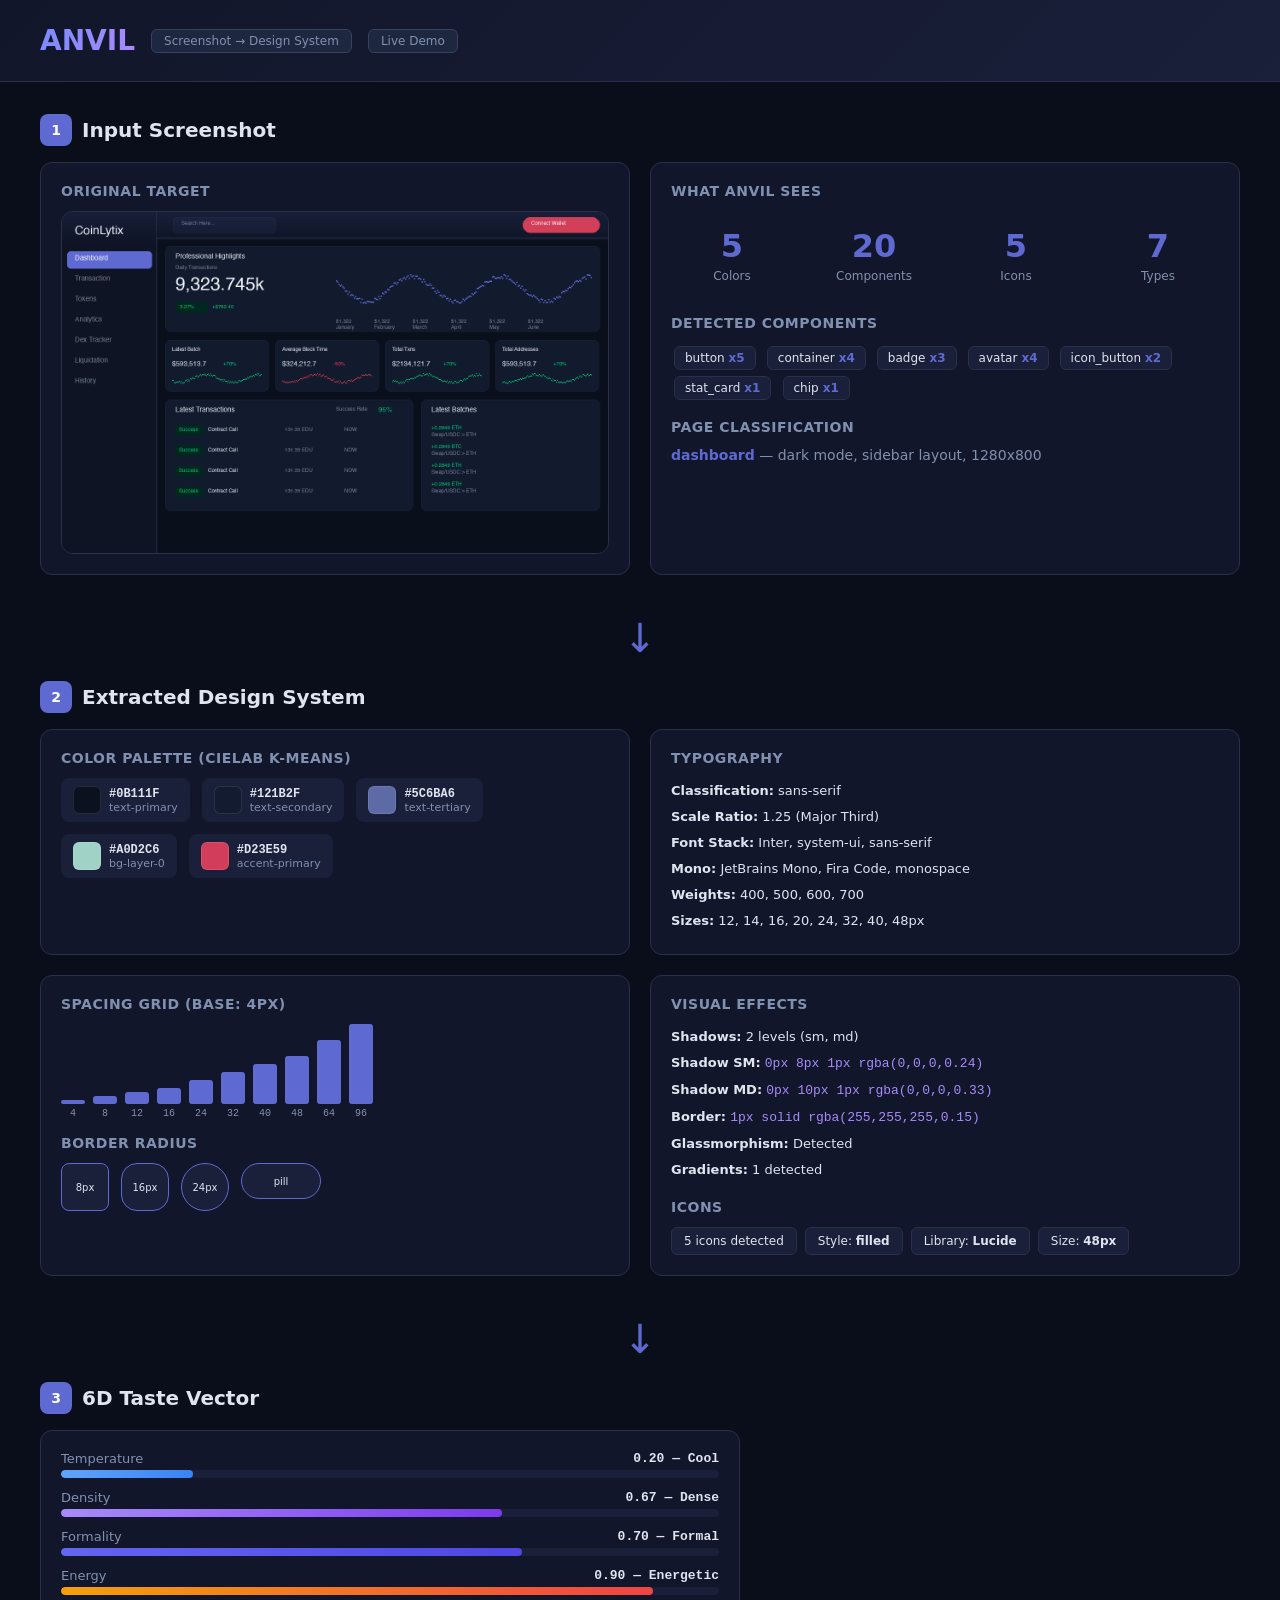
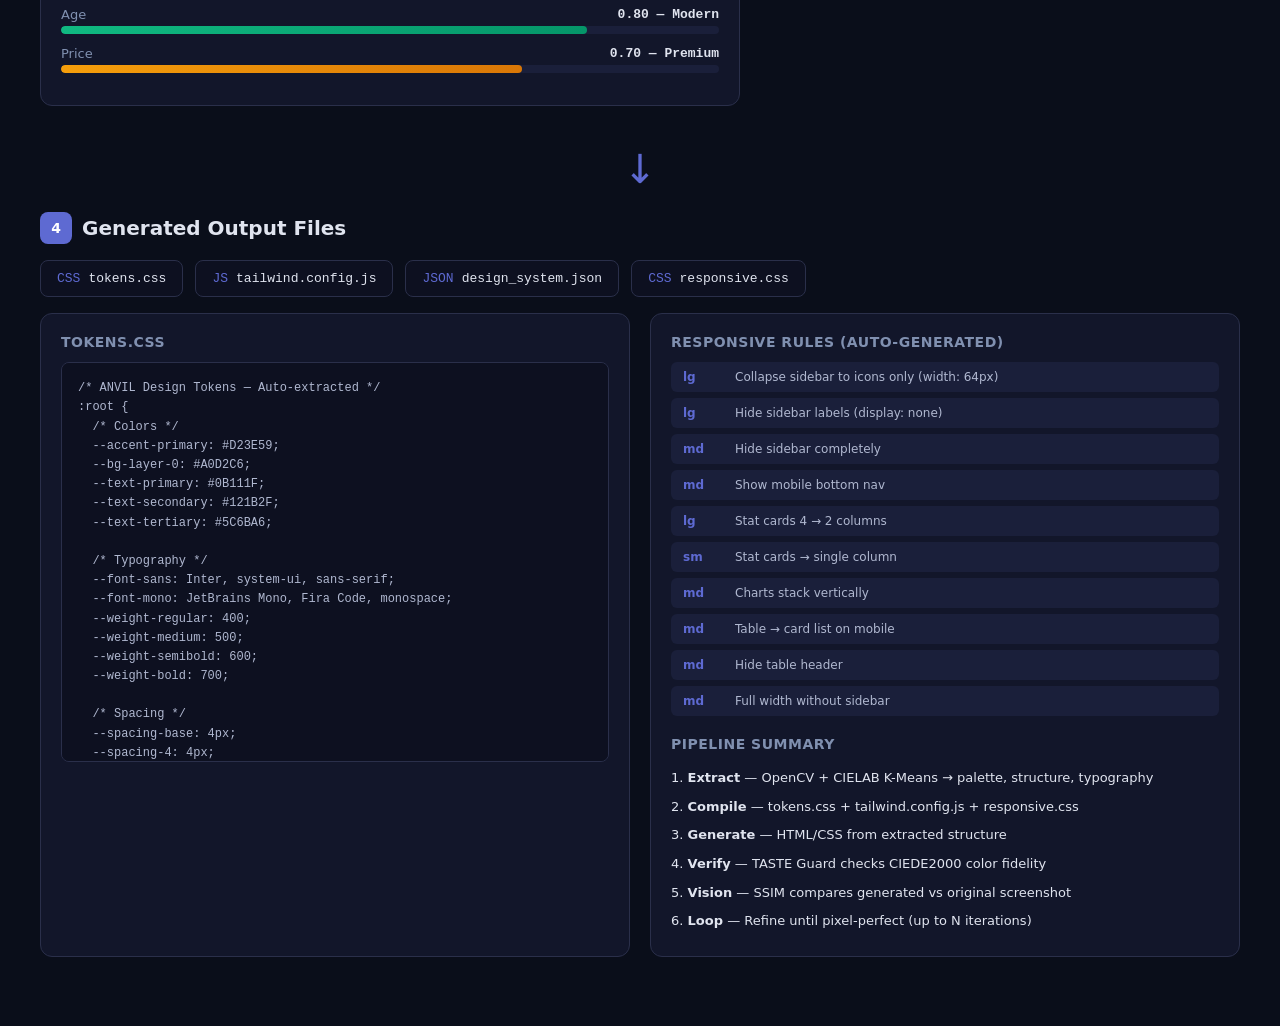
<file: demo/index.html>
<!DOCTYPE html>
<html lang="en">
<head>
<meta charset="UTF-8">
<meta name="viewport" content="width=device-width, initial-scale=1.0">
<title>ANVIL Demo</title>
<style>
*{margin:0;padding:0;box-sizing:border-box}
body{background:#0a0e1a;color:#e0e4ef;font-family:'Inter',system-ui,sans-serif;min-height:100vh}
.header{background:linear-gradient(135deg,#12162a 0%,#1a1f3a 100%);border-bottom:1px solid #2a2f4a;padding:24px 40px;display:flex;align-items:center;gap:16px}
.header h1{font-size:28px;font-weight:700;background:linear-gradient(90deg,#7c8aff,#a78bfa);-webkit-background-clip:text;-webkit-text-fill-color:transparent}
.header .tag{background:#1e2740;border:1px solid #3a4060;border-radius:6px;padding:4px 12px;font-size:12px;color:#8090b0}
.container{max-width:1400px;margin:0 auto;padding:32px 40px}
.phase{margin-bottom:40px}
.phase-title{font-size:20px;font-weight:600;margin-bottom:16px;display:flex;align-items:center;gap:10px}
.phase-title .num{background:#5e6ad2;color:#fff;width:32px;height:32px;border-radius:8px;display:flex;align-items:center;justify-content:center;font-size:14px;font-weight:700}
.grid{display:grid;gap:20px}
.grid-2{grid-template-columns:1fr 1fr}
.grid-3{grid-template-columns:1fr 1fr 1fr}
.grid-4{grid-template-columns:1fr 1fr 1fr 1fr}
.card{background:#12162a;border:1px solid #2a2f4a;border-radius:12px;padding:20px;transition:border-color .2s}
.card:hover{border-color:#5e6ad2}
.card h3{font-size:14px;font-weight:600;color:#8090b0;text-transform:uppercase;letter-spacing:.5px;margin-bottom:12px}
.img-container{border-radius:12px;overflow:hidden;border:1px solid #2a2f4a}
.img-container img{width:100%;display:block}
.color-row{display:flex;gap:12px;flex-wrap:wrap}
.color-swatch{display:flex;align-items:center;gap:8px;background:#1a1f3a;border-radius:8px;padding:8px 12px}
.color-swatch .dot{width:28px;height:28px;border-radius:6px;border:1px solid rgba(255,255,255,.1)}
.color-swatch .info{font-size:12px}
.color-swatch .hex{font-weight:600;font-family:'JetBrains Mono',monospace}
.color-swatch .role{color:#8090b0;font-size:11px}
.spacing-scale{display:flex;gap:8px;align-items:flex-end;flex-wrap:wrap}
.spacing-item{display:flex;flex-direction:column;align-items:center;gap:4px}
.spacing-bar{background:#5e6ad2;border-radius:3px;width:24px;min-height:4px}
.spacing-label{font-size:10px;color:#8090b0;font-family:monospace}
.taste-bar-container{margin-bottom:12px}
.taste-label{display:flex;justify-content:space-between;margin-bottom:4px;font-size:13px}
.taste-label .dim{color:#8090b0}
.taste-label .val{font-weight:600;font-family:monospace}
.taste-bar{height:8px;background:#1a1f3a;border-radius:4px;overflow:hidden}
.taste-fill{height:100%;border-radius:4px;transition:width .6s ease}
.component-tag{display:inline-block;background:#1a1f3a;border:1px solid #2a2f4a;border-radius:6px;padding:4px 10px;font-size:12px;margin:3px}
.component-tag .count{color:#5e6ad2;font-weight:600;margin-left:4px}
pre{background:#0d1020;border:1px solid #2a2f4a;border-radius:8px;padding:16px;font-size:12px;overflow-x:auto;font-family:'JetBrains Mono',monospace;line-height:1.6;color:#b0b8d0;max-height:400px;overflow-y:auto}
.token-line .prop{color:#7c8aff}
.token-line .val{color:#a78bfa}
.stat{text-align:center;padding:16px}
.stat .num{font-size:32px;font-weight:700;color:#5e6ad2}
.stat .label{font-size:12px;color:#8090b0;margin-top:4px}
.icon-row{display:flex;gap:8px;align-items:center;flex-wrap:wrap}
.icon-chip{background:#1a1f3a;border:1px solid #2a2f4a;border-radius:6px;padding:6px 12px;font-size:12px}
.arrow{font-size:40px;color:#5e6ad2;text-align:center;margin:20px 0}
.output-files{display:flex;gap:12px;flex-wrap:wrap;margin-bottom:16px}
.file-chip{background:#0d1020;border:1px solid #2a2f4a;border-radius:8px;padding:10px 16px;font-size:13px;font-family:monospace;display:flex;align-items:center;gap:8px}
.file-chip .icon{color:#5e6ad2}
.responsive-rule{background:#1a1f3a;border-radius:6px;padding:8px 12px;margin-bottom:6px;font-size:12px;display:flex;gap:12px}
.responsive-rule .bp{color:#5e6ad2;font-weight:600;min-width:40px}
.responsive-rule .desc{color:#b0b8d0}
@media(max-width:900px){.grid-2,.grid-3,.grid-4{grid-template-columns:1fr}}
</style>
</head>
<body>

<div class="header">
  <h1>ANVIL</h1>
  <div class="tag">Screenshot → Design System</div>
  <div class="tag">Live Demo</div>
</div>

<div class="container">

<!-- PHASE 1: INPUT -->
<div class="phase">
  <div class="phase-title"><div class="num">1</div>Input Screenshot</div>
  <div class="grid grid-2">
    <div class="card">
      <h3>Original Target</h3>
      <div class="img-container">
        <img src="test_dashboard.png" alt="CoinLytix Dashboard">
      </div>
    </div>
    <div class="card">
      <h3>What ANVIL Sees</h3>
      <div class="grid grid-4" style="margin-top:8px">
        <div class="stat"><div class="num">5</div><div class="label">Colors</div></div>
        <div class="stat"><div class="num">20</div><div class="label">Components</div></div>
        <div class="stat"><div class="num">5</div><div class="label">Icons</div></div>
        <div class="stat"><div class="num">7</div><div class="label">Types</div></div>
      </div>
      <div style="margin-top:16px">
        <h3>Detected Components</h3>
        <div>
          <span class="component-tag">button<span class="count">x5</span></span>
          <span class="component-tag">container<span class="count">x4</span></span>
          <span class="component-tag">badge<span class="count">x3</span></span>
          <span class="component-tag">avatar<span class="count">x4</span></span>
          <span class="component-tag">icon_button<span class="count">x2</span></span>
          <span class="component-tag">stat_card<span class="count">x1</span></span>
          <span class="component-tag">chip<span class="count">x1</span></span>
        </div>
      </div>
      <div style="margin-top:16px">
        <h3>Page Classification</h3>
        <div style="font-size:14px;margin-top:8px">
          <strong style="color:#5e6ad2">dashboard</strong> 
          <span style="color:#8090b0">— dark mode, sidebar layout, 1280x800</span>
        </div>
      </div>
    </div>
  </div>
</div>

<div class="arrow">↓</div>

<!-- PHASE 2: EXTRACTED DESIGN SYSTEM -->
<div class="phase">
  <div class="phase-title"><div class="num">2</div>Extracted Design System</div>

  <div class="grid grid-2">
    <!-- Colors -->
    <div class="card">
      <h3>Color Palette (CIELAB K-Means)</h3>
      <div class="color-row">
        <div class="color-swatch">
          <div class="dot" style="background:#0B111F"></div>
          <div class="info"><div class="hex">#0B111F</div><div class="role">text-primary</div></div>
        </div>
        <div class="color-swatch">
          <div class="dot" style="background:#121B2F"></div>
          <div class="info"><div class="hex">#121B2F</div><div class="role">text-secondary</div></div>
        </div>
        <div class="color-swatch">
          <div class="dot" style="background:#5C6BA6"></div>
          <div class="info"><div class="hex">#5C6BA6</div><div class="role">text-tertiary</div></div>
        </div>
        <div class="color-swatch">
          <div class="dot" style="background:#A0D2C6"></div>
          <div class="info"><div class="hex">#A0D2C6</div><div class="role">bg-layer-0</div></div>
        </div>
        <div class="color-swatch">
          <div class="dot" style="background:#D23E59"></div>
          <div class="info"><div class="hex">#D23E59</div><div class="role">accent-primary</div></div>
        </div>
      </div>
    </div>

    <!-- Typography -->
    <div class="card">
      <h3>Typography</h3>
      <div style="font-size:13px;line-height:2">
        <div><strong>Classification:</strong> sans-serif</div>
        <div><strong>Scale Ratio:</strong> 1.25 (Major Third)</div>
        <div><strong>Font Stack:</strong> Inter, system-ui, sans-serif</div>
        <div><strong>Mono:</strong> JetBrains Mono, Fira Code, monospace</div>
        <div><strong>Weights:</strong> 400, 500, 600, 700</div>
        <div><strong>Sizes:</strong> 12, 14, 16, 20, 24, 32, 40, 48px</div>
      </div>
    </div>
  </div>

  <div class="grid grid-2" style="margin-top:20px">
    <!-- Spacing -->
    <div class="card">
      <h3>Spacing Grid (Base: 4px)</h3>
      <div class="spacing-scale">
        <div class="spacing-item"><div class="spacing-bar" style="height:4px"></div><div class="spacing-label">4</div></div>
        <div class="spacing-item"><div class="spacing-bar" style="height:8px"></div><div class="spacing-label">8</div></div>
        <div class="spacing-item"><div class="spacing-bar" style="height:12px"></div><div class="spacing-label">12</div></div>
        <div class="spacing-item"><div class="spacing-bar" style="height:16px"></div><div class="spacing-label">16</div></div>
        <div class="spacing-item"><div class="spacing-bar" style="height:24px"></div><div class="spacing-label">24</div></div>
        <div class="spacing-item"><div class="spacing-bar" style="height:32px"></div><div class="spacing-label">32</div></div>
        <div class="spacing-item"><div class="spacing-bar" style="height:40px"></div><div class="spacing-label">40</div></div>
        <div class="spacing-item"><div class="spacing-bar" style="height:48px"></div><div class="spacing-label">48</div></div>
        <div class="spacing-item"><div class="spacing-bar" style="height:64px"></div><div class="spacing-label">64</div></div>
        <div class="spacing-item"><div class="spacing-bar" style="height:80px"></div><div class="spacing-label">96</div></div>
      </div>
      <div style="margin-top:16px">
        <h3>Border Radius</h3>
        <div style="display:flex;gap:12px;margin-top:8px">
          <div style="width:48px;height:48px;background:#1a1f3a;border:1px solid #5e6ad2;border-radius:8px;display:flex;align-items:center;justify-content:center;font-size:10px">8px</div>
          <div style="width:48px;height:48px;background:#1a1f3a;border:1px solid #5e6ad2;border-radius:16px;display:flex;align-items:center;justify-content:center;font-size:10px">16px</div>
          <div style="width:48px;height:48px;background:#1a1f3a;border:1px solid #5e6ad2;border-radius:24px;display:flex;align-items:center;justify-content:center;font-size:10px">24px</div>
          <div style="width:80px;height:36px;background:#1a1f3a;border:1px solid #5e6ad2;border-radius:99px;display:flex;align-items:center;justify-content:center;font-size:10px">pill</div>
        </div>
      </div>
    </div>

    <!-- Effects -->
    <div class="card">
      <h3>Visual Effects</h3>
      <div style="font-size:13px;line-height:2">
        <div><strong>Shadows:</strong> 2 levels (sm, md)</div>
        <div><strong>Shadow SM:</strong> <code style="color:#a78bfa">0px 8px 1px rgba(0,0,0,0.24)</code></div>
        <div><strong>Shadow MD:</strong> <code style="color:#a78bfa">0px 10px 1px rgba(0,0,0,0.33)</code></div>
        <div><strong>Border:</strong> <code style="color:#a78bfa">1px solid rgba(255,255,255,0.15)</code></div>
        <div><strong>Glassmorphism:</strong> Detected</div>
        <div><strong>Gradients:</strong> 1 detected</div>
      </div>
      <div style="margin-top:16px">
        <h3>Icons</h3>
        <div class="icon-row" style="margin-top:8px">
          <div class="icon-chip">5 icons detected</div>
          <div class="icon-chip">Style: <strong>filled</strong></div>
          <div class="icon-chip">Library: <strong>Lucide</strong></div>
          <div class="icon-chip">Size: <strong>48px</strong></div>
        </div>
      </div>
    </div>
  </div>
</div>

<div class="arrow">↓</div>

<!-- PHASE 3: TASTE VECTOR -->
<div class="phase">
  <div class="phase-title"><div class="num">3</div>6D Taste Vector</div>
  <div class="card" style="max-width:700px">
    <div class="taste-bar-container">
      <div class="taste-label"><span class="dim">Temperature</span><span class="val">0.20 — Cool</span></div>
      <div class="taste-bar"><div class="taste-fill" style="width:20%;background:linear-gradient(90deg,#60a5fa,#3b82f6)"></div></div>
    </div>
    <div class="taste-bar-container">
      <div class="taste-label"><span class="dim">Density</span><span class="val">0.67 — Dense</span></div>
      <div class="taste-bar"><div class="taste-fill" style="width:67%;background:linear-gradient(90deg,#a78bfa,#7c3aed)"></div></div>
    </div>
    <div class="taste-bar-container">
      <div class="taste-label"><span class="dim">Formality</span><span class="val">0.70 — Formal</span></div>
      <div class="taste-bar"><div class="taste-fill" style="width:70%;background:linear-gradient(90deg,#6366f1,#4f46e5)"></div></div>
    </div>
    <div class="taste-bar-container">
      <div class="taste-label"><span class="dim">Energy</span><span class="val">0.90 — Energetic</span></div>
      <div class="taste-bar"><div class="taste-fill" style="width:90%;background:linear-gradient(90deg,#f59e0b,#ef4444)"></div></div>
    </div>
    <div class="taste-bar-container">
      <div class="taste-label"><span class="dim">Age</span><span class="val">0.80 — Modern</span></div>
      <div class="taste-bar"><div class="taste-fill" style="width:80%;background:linear-gradient(90deg,#10b981,#059669)"></div></div>
    </div>
    <div class="taste-bar-container">
      <div class="taste-label"><span class="dim">Price</span><span class="val">0.70 — Premium</span></div>
      <div class="taste-bar"><div class="taste-fill" style="width:70%;background:linear-gradient(90deg,#f59e0b,#d97706)"></div></div>
    </div>
  </div>
</div>

<div class="arrow">↓</div>

<!-- PHASE 4: OUTPUT -->
<div class="phase">
  <div class="phase-title"><div class="num">4</div>Generated Output Files</div>
  <div class="output-files">
    <div class="file-chip"><span class="icon">CSS</span> tokens.css</div>
    <div class="file-chip"><span class="icon">JS</span> tailwind.config.js</div>
    <div class="file-chip"><span class="icon">JSON</span> design_system.json</div>
    <div class="file-chip"><span class="icon">CSS</span> responsive.css</div>
  </div>

  <div class="grid grid-2">
    <div class="card">
      <h3>tokens.css</h3>
      <pre>/* ANVIL Design Tokens — Auto-extracted */
:root {
  /* Colors */
  --accent-primary: #D23E59;
  --bg-layer-0: #A0D2C6;
  --text-primary: #0B111F;
  --text-secondary: #121B2F;
  --text-tertiary: #5C6BA6;

  /* Typography */
  --font-sans: Inter, system-ui, sans-serif;
  --font-mono: JetBrains Mono, Fira Code, monospace;
  --weight-regular: 400;
  --weight-medium: 500;
  --weight-semibold: 600;
  --weight-bold: 700;

  /* Spacing */
  --spacing-base: 4px;
  --spacing-4: 4px;
  --spacing-8: 8px;
  --spacing-12: 12px;
  --spacing-16: 16px;
  --spacing-24: 24px;
  --spacing-32: 32px;
  --spacing-48: 48px;
  --spacing-64: 64px;
  --spacing-96: 96px;

  /* Border Radius */
  --radius-surface: 24px;
  --radius-inner: 16px;
  --radius-button: 8px;
  --radius-pill: 99px;

  /* Effects */
  --shadow-sm: 0px 8px 1px rgba(0,0,0,0.24);
  --shadow-md: 0px 10px 1px rgba(0,0,0,0.33);
  --border: 1px solid rgba(255,255,255,0.15);
}</pre>
    </div>
    <div class="card">
      <h3>Responsive Rules (Auto-Generated)</h3>
      <div class="responsive-rule"><span class="bp">lg</span><span class="desc">Collapse sidebar to icons only (width: 64px)</span></div>
      <div class="responsive-rule"><span class="bp">lg</span><span class="desc">Hide sidebar labels (display: none)</span></div>
      <div class="responsive-rule"><span class="bp">md</span><span class="desc">Hide sidebar completely</span></div>
      <div class="responsive-rule"><span class="bp">md</span><span class="desc">Show mobile bottom nav</span></div>
      <div class="responsive-rule"><span class="bp">lg</span><span class="desc">Stat cards 4 → 2 columns</span></div>
      <div class="responsive-rule"><span class="bp">sm</span><span class="desc">Stat cards → single column</span></div>
      <div class="responsive-rule"><span class="bp">md</span><span class="desc">Charts stack vertically</span></div>
      <div class="responsive-rule"><span class="bp">md</span><span class="desc">Table → card list on mobile</span></div>
      <div class="responsive-rule"><span class="bp">md</span><span class="desc">Hide table header</span></div>
      <div class="responsive-rule"><span class="bp">md</span><span class="desc">Full width without sidebar</span></div>

      <div style="margin-top:20px">
        <h3>Pipeline Summary</h3>
        <div style="font-size:13px;line-height:2.2;margin-top:8px">
          <div>1. <strong>Extract</strong> — OpenCV + CIELAB K-Means → palette, structure, typography</div>
          <div>2. <strong>Compile</strong> — tokens.css + tailwind.config.js + responsive.css</div>
          <div>3. <strong>Generate</strong> — HTML/CSS from extracted structure</div>
          <div>4. <strong>Verify</strong> — TASTE Guard checks CIEDE2000 color fidelity</div>
          <div>5. <strong>Vision</strong> — SSIM compares generated vs original screenshot</div>
          <div>6. <strong>Loop</strong> — Refine until pixel-perfect (up to N iterations)</div>
        </div>
      </div>
    </div>
  </div>
</div>

</div>

</body>
</html>
</file>
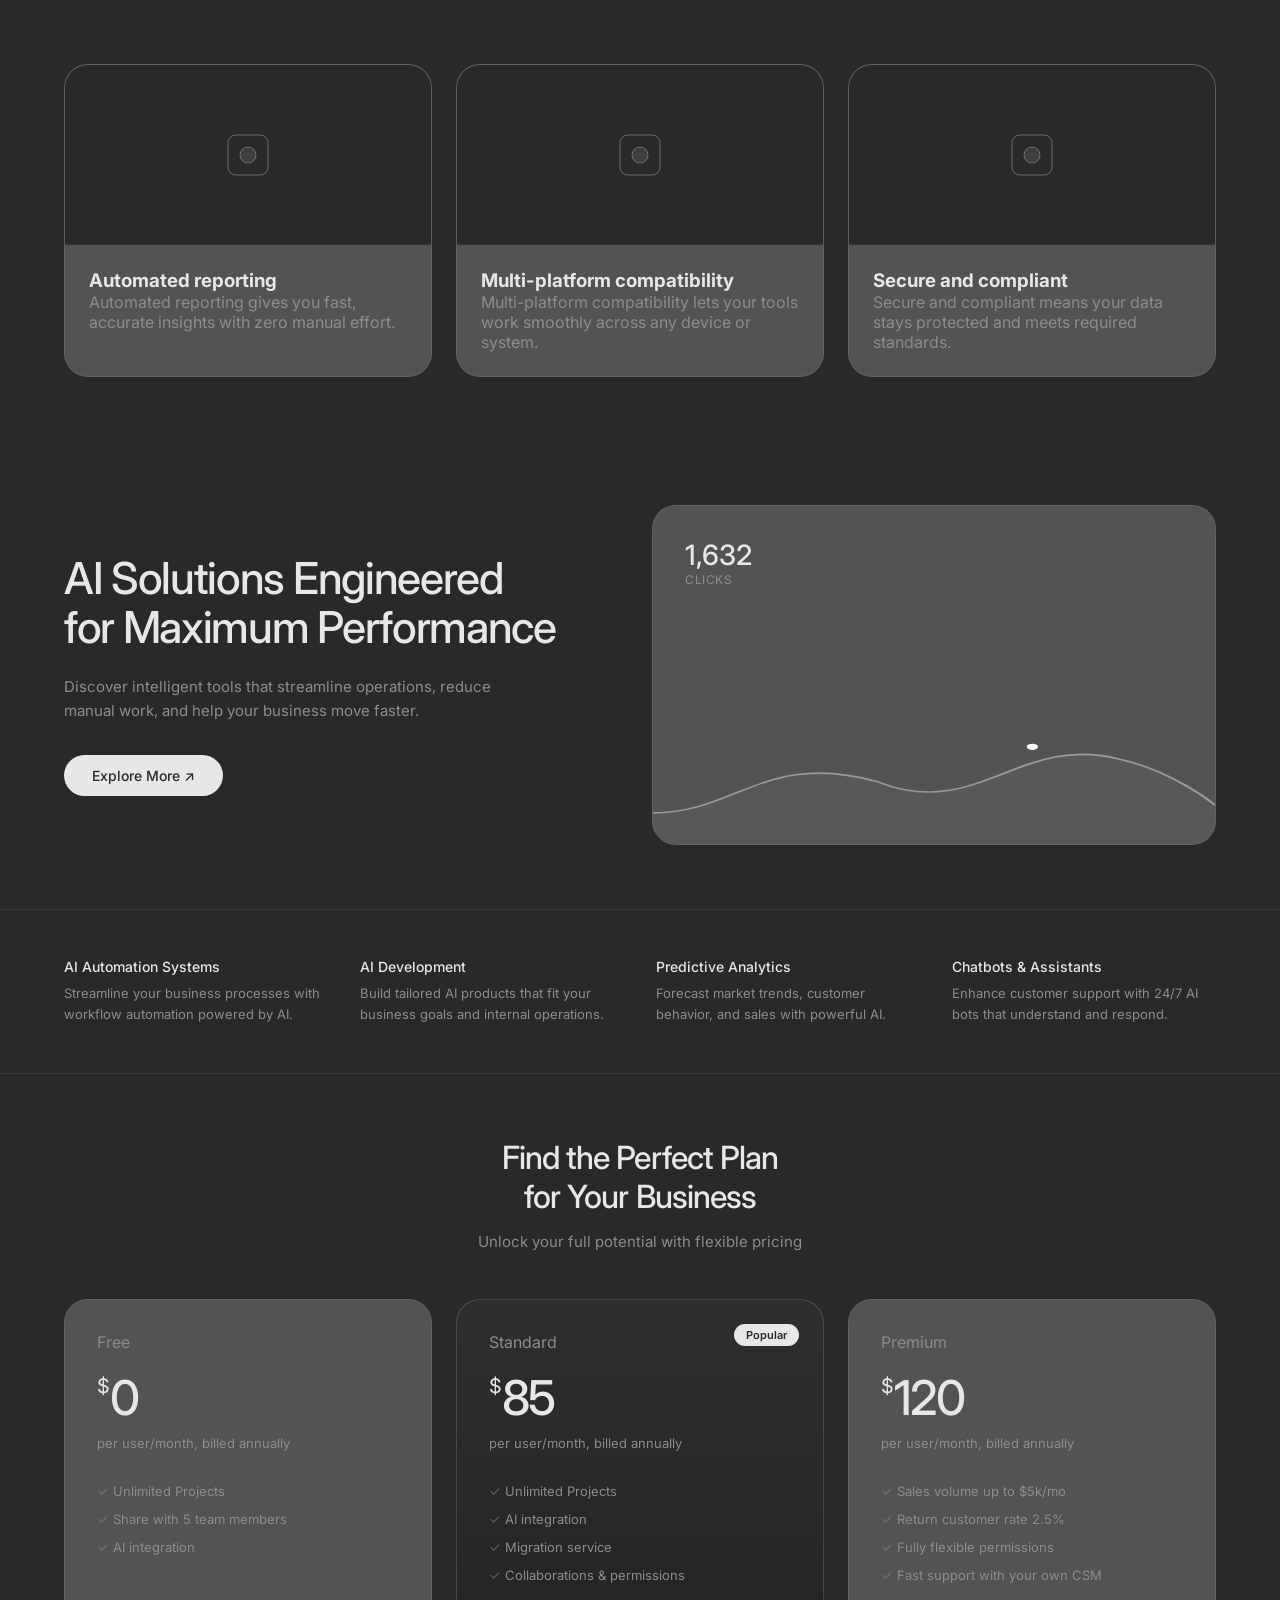
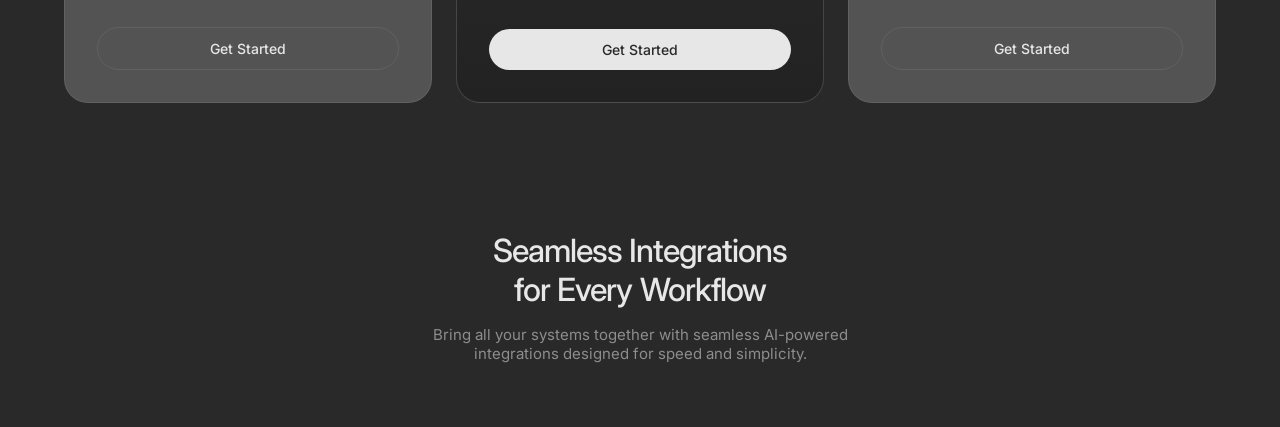
<file: replicate_output/index.html>
<!DOCTYPE html>
<html lang="en">
<head>
<meta charset="UTF-8">
<meta name="viewport" content="width=device-width, initial-scale=1.0">
<title>ANVIL Generated — Landing</title>
<style>
@import url("https://fonts.googleapis.com/css2?family=Inter:wght@300;400;500;600;700&display=swap");

/* ANVIL Auto-Generated Styles */
*, *::before, *::after { margin: 0; padding: 0; box-sizing: border-box; }

:root {
  --accent-primary: #040406;
  --bg-layer-0: #292929;
  --bg-layer-1: #535354;
  --bg-layer-2: #8D8D8E;
  --text-primary: #E7E7E7;
  --font-sans: Inter, system-ui, sans-serif;
  --font-mono: JetBrains Mono, Fira Code, monospace;
  --spacing-4: 4px;
  --spacing-8: 8px;
  --spacing-12: 12px;
  --spacing-16: 16px;
  --spacing-24: 24px;
  --spacing-32: 32px;
  --spacing-40: 40px;
  --spacing-48: 48px;
  --spacing-64: 64px;
  --spacing-96: 96px;
  --radius-surface: 24px;
  --radius-inner: 16px;
  --radius-button: 8px;
  --radius-pill: 99px;
  --gradient-primary: linear-gradient(to bottom, #010101 0%, #000000 100%);
  --border: 1px solid rgba(255,255,255,0.15);
}

body {
  font-family: var(--font-sans);
  background: var(--bg-layer-0, #292929);
  color: var(--text-primary, #E7E7E7);
  min-height: 100vh;
  -webkit-font-smoothing: antialiased;
  -moz-osx-font-smoothing: grayscale;
}

.container {
  max-width: 1200px;
  margin: 0 auto;
  padding: 0 var(--spacing-24, 24px);
}

.section {
  padding: var(--spacing-64, 64px) 0;
}

.section-header {
  text-align: center;
  margin-bottom: var(--spacing-48, 48px);
}

.section-header h2 {
  font-size: 32px;
  font-weight: 500;
  letter-spacing: -0.03em;
  margin-bottom: var(--spacing-16, 16px);
}

.section-header p {
  color: #8D8D8E;
  font-size: 15px;
}

.grid-2 { display: grid; grid-template-columns: 1fr 1fr; gap: var(--spacing-24, 24px); align-items: center; }
.grid-3 { display: grid; grid-template-columns: repeat(3, 1fr); gap: var(--spacing-24, 24px); }
.grid-4 { display: grid; grid-template-columns: repeat(4, 1fr); gap: var(--spacing-32, 32px); }

.card {
  background: var(--bg-layer-1, #535354);
  border-radius: var(--radius-surface);
  border: 1px solid rgba(255,255,255,0.08);
  padding: var(--spacing-32, 32px);
  transition: all 0.3s ease;
}

.card:hover {
  border-color: rgba(255,255,255,0.15);
  transform: translateY(-2px);
}

.card-graphic {
  padding: 0;
  overflow: hidden;
}

.card-graphic .card-visual {
  height: 180px;
  background: var(--bg-layer-0, #292929);
  display: flex;
  align-items: center;
  justify-content: center;
  border-bottom: 1px solid rgba(255,255,255,0.04);
}

.card-graphic .card-body {
  padding: var(--spacing-24, 24px);
}

.btn {
  display: inline-flex;
  align-items: center;
  padding: 12px 28px;
  border-radius: var(--radius-pill);
  font-size: 14px;
  font-weight: 500;
  text-decoration: none;
  cursor: pointer;
  border: none;
  transition: all 0.2s ease;
}

.btn-primary {
  background: var(--text-primary, #E7E7E7);
  color: var(--bg-layer-0, #292929);
}
.btn-primary:hover { opacity: 0.9; transform: translateY(-1px); }

.btn-outline {
  background: transparent;
  color: var(--text-primary, #E7E7E7);
  border: 1px solid rgba(255,255,255,0.08);
}
.btn-outline:hover { background: rgba(255,255,255,0.05); }

.badge {
  background: var(--text-primary, #E7E7E7);
  color: var(--bg-layer-0, #292929);
  font-size: 11px;
  font-weight: 600;
  padding: 4px 12px;
  border-radius: var(--radius-pill);
  display: inline-block;
}

.feature-item h4 {
  font-size: 14px;
  font-weight: 500;
  margin-bottom: var(--spacing-8, 8px);
}

.feature-item p {
  color: #8D8D8E;
  font-size: 13px;
  line-height: 1.6;
}

.divider-strip {
  border-top: 1px solid rgba(255,255,255,0.08);
  border-bottom: 1px solid rgba(255,255,255,0.08);
  padding: var(--spacing-48, 48px) 0;
}

.price-card {
  display: flex;
  flex-direction: column;
  position: relative;
}

.price-card.popular {
  background: linear-gradient(180deg, rgba(60,60,60,0.3) 0%, rgba(20,20,20,0.3) 100%);
  border-color: rgba(255,255,255,0.15);
}

.price-amount {
  display: flex;
  align-items: flex-start;
  margin-bottom: var(--spacing-8, 8px);
}
.price-amount .currency { font-size: 20px; margin-top: 6px; }
.price-amount .figure { font-size: 48px; font-weight: 500; letter-spacing: -0.04em; }

.price-billing { color: #8D8D8E; font-size: 13px; margin-bottom: var(--spacing-32, 32px); }

.plan-name { color: #8D8D8E; font-size: 16px; margin-bottom: var(--spacing-16, 16px); }

.price-features {
  list-style: none;
  flex-grow: 1;
  margin-bottom: var(--spacing-32, 32px);
}
.price-features li { font-size: 13px; margin-bottom: var(--spacing-12, 12px); color: #8D8D8E; }
.price-features li::before { content: '✓ '; opacity: 0.6; }

.hero-content h1 {
  font-size: 44px;
  line-height: 1.1;
  font-weight: 500;
  letter-spacing: -0.03em;
  margin-bottom: var(--spacing-24, 24px);
}

.hero-content p { color: #8D8D8E; font-size: 15px; line-height: 1.6; margin-bottom: var(--spacing-32, 32px); max-width: 480px; }

.chart-card {
  position: relative;
  height: 340px;
  padding: var(--spacing-32, 32px);
  overflow: hidden;
}


/* Utility */
.text-center { text-align: center; }
.text-muted { color: #8D8D8E; }
.mb-0 { margin-bottom: 0; }
.full-width { width: 100%; justify-content: center; }

@media (max-width: 1024px) {
  /* Stack hero content vertically */
  .hero { flex-direction: column; text-align: center; padding: 48px 24px; }
  /* Features 3-col → 2-col */
  .features-grid { grid-template-columns: repeat(2, 1fr); }
  /* Pricing cards 3 → 1 col */
  .pricing-grid { grid-template-columns: 1fr; max-width: 400px; margin: 0 auto; }
}

@media (max-width: 768px) {
  /* Collapse nav to hamburger menu */
  .navbar { flex-direction: column; gap: 0; }
  /* Hide desktop nav links */
  .nav-links { display: none; }
  /* Show mobile menu button */
  .hamburger { display: flex; }
  /* Footer columns stack */
  .footer-grid { grid-template-columns: 1fr; }
}

@media (max-width: 640px) {
  /* Reduce hero heading size */
  .hero h1 { font-size: 28px; line-height: 1.2; }
  /* Features → single column */
  .features-grid { grid-template-columns: 1fr; }
  /* CTA full width */
  .cta { padding: 32px 16px; }
  /* CTA button full width */
  .cta .button { width: 100%; }
}

</style>
</head>
<body>
  <section class="section">
    <div class="container">
      <div class="grid-3">
      <div class="card card-graphic">
        <div class="card-visual">
          <svg width="64" height="64" viewBox="0 0 64 64" fill="none" stroke="rgba(255,255,255,0.3)" stroke-width="1">
            <rect x="12" y="12" width="40" height="40" rx="8" />
            <circle cx="32" cy="32" r="8" fill="rgba(255,255,255,0.1)"/>
          </svg>
        </div>
        <div class="card-body">
          <h3>Automated reporting</h3>
          <p class="text-muted">Automated reporting gives you fast, accurate insights with zero manual effort.</p>
        </div>
      </div>
      <div class="card card-graphic">
        <div class="card-visual">
          <svg width="64" height="64" viewBox="0 0 64 64" fill="none" stroke="rgba(255,255,255,0.3)" stroke-width="1">
            <rect x="12" y="12" width="40" height="40" rx="8" />
            <circle cx="32" cy="32" r="8" fill="rgba(255,255,255,0.1)"/>
          </svg>
        </div>
        <div class="card-body">
          <h3>Multi-platform compatibility</h3>
          <p class="text-muted">Multi-platform compatibility lets your tools work smoothly across any device or system.</p>
        </div>
      </div>
      <div class="card card-graphic">
        <div class="card-visual">
          <svg width="64" height="64" viewBox="0 0 64 64" fill="none" stroke="rgba(255,255,255,0.3)" stroke-width="1">
            <rect x="12" y="12" width="40" height="40" rx="8" />
            <circle cx="32" cy="32" r="8" fill="rgba(255,255,255,0.1)"/>
          </svg>
        </div>
        <div class="card-body">
          <h3>Secure and compliant</h3>
          <p class="text-muted">Secure and compliant means your data stays protected and meets required standards.</p>
        </div>
      </div>
      </div>
    </div>
  </section>
  <section class="section">
    <div class="container">
      <div class="grid-2">
        <div class="hero-content">
          <h1>AI Solutions Engineered<br>for Maximum Performance</h1>
          <p>Discover intelligent tools that streamline operations, reduce manual work, and help your business move faster.</p>
          <a href="#" class="btn btn-primary">Explore More ↗</a>
        </div>
        <div class="card chart-card">
          <div style="margin-bottom: var(--spacing-16, 16px);">
            <div style="font-size: 28px; font-weight: 500;">1,632</div>
            <div class="text-muted" style="font-size: 12px; text-transform: uppercase; letter-spacing: 0.05em;">Clicks</div>
          </div>
          <svg viewBox="0 0 400 180" preserveAspectRatio="none" style="width:100%; height: 140px; position: absolute; bottom: 0; left: 0;">
            <path d="M0 140 C 60 140,80 60,160 100 C 230 150,260 40,330 70 C 370 85,400 130,400 130 L 400 180 L 0 180 Z" fill="rgba(255,255,255,0.03)"/>
            <path d="M0 140 C 60 140,80 60,160 100 C 230 150,260 40,330 70 C 370 85,400 130,400 130" fill="none" stroke="rgba(255,255,255,0.4)" stroke-width="2"/>
            <circle cx="270" cy="55" r="4" fill="#fff"/>
          </svg>
        </div>
      </div>
    </div>
  </section>
  <section class="divider-strip">
    <div class="container">
      <div class="grid-4">
        <div class="feature-item">
          <h4>AI Automation Systems</h4>
          <p>Streamline your business processes with workflow automation powered by AI.</p>
        </div>
        <div class="feature-item">
          <h4>AI Development</h4>
          <p>Build tailored AI products that fit your business goals and internal operations.</p>
        </div>
        <div class="feature-item">
          <h4>Predictive Analytics</h4>
          <p>Forecast market trends, customer behavior, and sales with powerful AI.</p>
        </div>
        <div class="feature-item">
          <h4>Chatbots & Assistants</h4>
          <p>Enhance customer support with 24/7 AI bots that understand and respond.</p>
        </div>
      </div>
    </div>
  </section>
  <section class="section">
    <div class="container">
      <div class="section-header">
        <h2>Find the Perfect Plan<br>for Your Business</h2>
        <p>Unlock your full potential with flexible pricing</p>
      </div>
      <div class="grid-3">
        <div class="card price-card">
          <div class="plan-name">Free</div>
          <div class="price-amount">
            <span class="currency">$</span>
            <span class="figure">0</span>
          </div>
          <div class="price-billing">per user/month, billed annually</div>
          <ul class="price-features">
            <li>Unlimited Projects</li>
            <li>Share with 5 team members</li>
            <li>AI integration</li>
          </ul>
          <a href="#" class="btn btn-outline full-width">Get Started</a>
        </div>
        <div class="card price-card popular">
          <div class="badge" style="position: absolute; top: 24px; right: 24px;">Popular</div>
          <div class="plan-name">Standard</div>
          <div class="price-amount">
            <span class="currency">$</span>
            <span class="figure">85</span>
          </div>
          <div class="price-billing">per user/month, billed annually</div>
          <ul class="price-features">
            <li>Unlimited Projects</li>
            <li>AI integration</li>
            <li>Migration service</li>
            <li>Collaborations & permissions</li>
          </ul>
          <a href="#" class="btn btn-primary full-width">Get Started</a>
        </div>
        <div class="card price-card">
          <div class="plan-name">Premium</div>
          <div class="price-amount">
            <span class="currency">$</span>
            <span class="figure">120</span>
          </div>
          <div class="price-billing">per user/month, billed annually</div>
          <ul class="price-features">
            <li>Sales volume up to $5k/mo</li>
            <li>Return customer rate 2.5%</li>
            <li>Fully flexible permissions</li>
            <li>Fast support with your own CSM</li>
          </ul>
          <a href="#" class="btn btn-outline full-width">Get Started</a>
        </div>
      </div>
    </div>
  </section>
  <section class="section">
    <div class="container">
      <div class="section-header mb-0">
        <h2>Seamless Integrations<br>for Every Workflow</h2>
        <p>Bring all your systems together with seamless AI-powered<br>integrations designed for speed and simplicity.</p>
      </div>
    </div>
  </section>
</body>
</html>
</file>
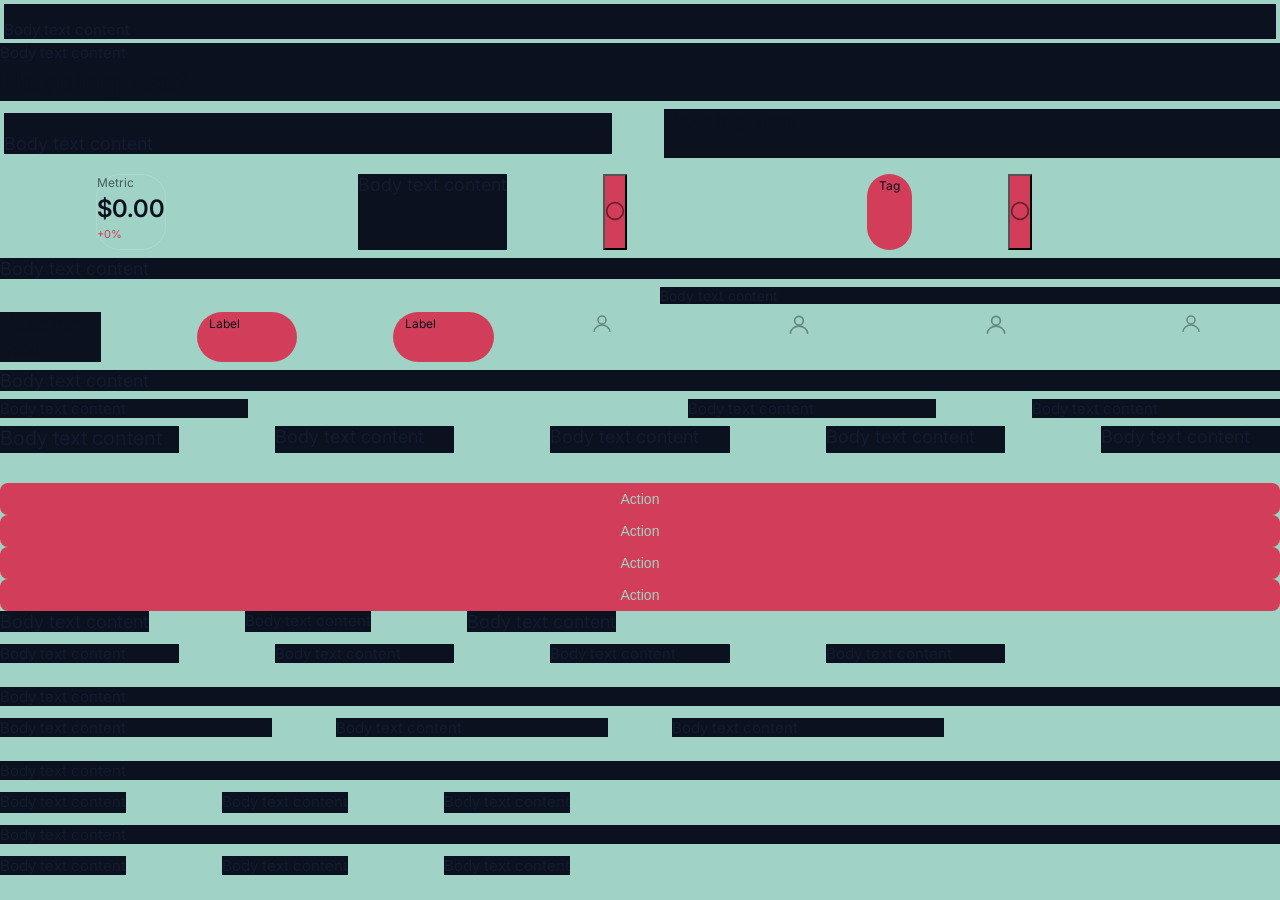
<file: demo/output_v2/index.html>
<!DOCTYPE html>
<html lang="en">
<head>
<meta charset="UTF-8">
<meta name="viewport" content="width=device-width, initial-scale=1.0">
<title>ANVIL Generated — Dashboard</title>
<style>
@import url("https://fonts.googleapis.com/css2?family=Inter:wght@300;400;500;600;700&display=swap");

/* ANVIL Auto-Generated Styles — Layout-Driven V2 */
*, *::before, *::after { margin: 0; padding: 0; box-sizing: border-box; }

:root {
  --accent-primary: #D23E59;
  --bg-layer-0: #A0D2C6;
  --text-primary: #0B111F;
  --text-secondary: #121B2F;
  --text-tertiary: #5C6BA6;
  --font-sans: Inter, system-ui, sans-serif;
  --font-mono: JetBrains Mono, Fira Code, monospace;
  --spacing-4: 4px;
  --spacing-8: 8px;
  --spacing-12: 12px;
  --spacing-16: 16px;
  --spacing-24: 24px;
  --spacing-32: 32px;
  --spacing-40: 40px;
  --spacing-48: 48px;
  --spacing-64: 64px;
  --spacing-96: 96px;
  --radius-surface: 24px;
  --radius-inner: 16px;
  --radius-button: 8px;
  --radius-pill: 99px;
  --shadow-sm: 0px 8px 1px 0px rgba(0,0,0,0.24);
  --shadow-md: 0px 10px 1px 0px rgba(0,0,0,0.33);
  --border: 1px solid rgba(255,255,255,0.15);
}

body {
  font-family: var(--font-sans);
  background: var(--bg-layer-0, #A0D2C6);
  color: var(--text-primary, #0B111F);
  min-height: 100vh;
  -webkit-font-smoothing: antialiased;
}

.anvil-184 {
  min-height: 397px;
  display: flex;
  flex-direction: column;
  gap: 8px;
}

.anvil-175 {
  min-height: 51px;
  display: flex;
  flex-direction: column;
}

.anvil-75 {
  display: flex;
  flex-direction: column;
  padding: 4px;
}

.anvil-76 {
  background: var(--text-primary);
  font-size: 33px;
  font-weight: 600;
  color: var(--text-primary);
  display: flex;
  flex-direction: column;
  padding: 4px 64px 12px 16px;
}

.anvil-77 {
  background: var(--text-primary);
  font-size: 15px;
  color: var(--text-secondary, var(--text-primary));
}

.anvil-74 {
  background: var(--text-primary);
  font-size: 15px;
  color: var(--text-secondary, var(--text-primary));
}

.anvil-73 {
  background: var(--text-primary);
  font-size: 32px;
  font-weight: 600;
  color: var(--text-primary);
}

.anvil-176 {
  min-height: 46px;
  display: grid;
  grid-template-columns: repeat(2, 1fr);
  gap: 48px;
}

.anvil-70 {
  display: flex;
  flex-direction: column;
  padding: 4px;
}

.anvil-71 {
  background: var(--text-primary);
  font-size: 38px;
  font-weight: 600;
  color: var(--text-primary);
  display: flex;
  flex-direction: column;
  padding: 4px 96px 16px 16px;
}

.anvil-72 {
  background: var(--text-primary);
  font-size: 18px;
  color: var(--text-secondary, var(--text-primary));
}

.anvil-69 {
  background: var(--text-primary);
  font-size: 21px;
  font-weight: 600;
  color: var(--text-primary);
}

.anvil-177 {
  min-height: 76px;
  display: flex;
  flex-direction: row;
  align-items: stretch;
  gap: 96px;
}

.anvil-66 {
  border-radius: var(--radius-surface);
  border: var(--border, 1px solid rgba(255,255,255,0.08));
}

.anvil-64 {
  background: var(--text-primary);
  font-size: 18px;
  color: var(--text-secondary, var(--text-primary));
}

.anvil-63 {
  background: var(--accent-primary);
}

.anvil-61 {
  display: flex;
  flex-direction: column;
  padding: 12px 16px 8px 32px;
}

.anvil-60 {
  background: var(--accent-primary);
  border-radius: var(--radius-pill);
  font-size: 12px;
  padding: 4px 12px;
}

.anvil-59 {
  background: var(--accent-primary);
}

.anvil-58 {
  background: var(--text-primary);
  font-size: 18px;
  color: var(--text-secondary, var(--text-primary));
}

.anvil-178 {
  min-height: 14px;
  display: grid;
  grid-template-columns: repeat(2, 1fr);
  gap: 40px;
}

.anvil-56 {
  background: var(--text-primary);
  font-size: 14px;
  color: var(--text-secondary, var(--text-primary));
}

.anvil-179 {
  min-height: 37px;
  display: grid;
  grid-template-columns: repeat(7, 1fr);
  gap: 96px;
}

.anvil-55 {
  background: var(--text-primary);
  font-size: 21px;
  font-weight: 600;
  color: var(--text-primary);
}

.anvil-54 {
  background: var(--accent-primary);
  border-radius: var(--radius-pill);
  font-size: 12px;
  padding: 4px 12px;
}

.anvil-53 {
  background: var(--accent-primary);
  border-radius: var(--radius-pill);
  font-size: 12px;
  padding: 4px 12px;
}

.anvil-52 {
  border-radius: 50%;
  width: 41px;
  height: 28px;
}

.anvil-51 {
  border-radius: 50%;
  width: 41px;
  height: 30px;
}

.anvil-50 {
  border-radius: 50%;
  width: 41px;
  height: 30px;
}

.anvil-49 {
  border-radius: 50%;
  width: 42px;
  height: 28px;
}

.anvil-48 {
  background: var(--text-primary);
  font-size: 18px;
  color: var(--text-secondary, var(--text-primary));
}

.anvil-180 {
  min-height: 18px;
  display: grid;
  grid-template-columns: repeat(4, 1fr);
  gap: 96px;
}

.anvil-47 {
  background: var(--text-primary);
  font-size: 15px;
  color: var(--text-secondary, var(--text-primary));
}

.anvil-45 {
  background: var(--text-primary);
  font-size: 15px;
  color: var(--text-secondary, var(--text-primary));
}

.anvil-44 {
  background: var(--text-primary);
  font-size: 15px;
  color: var(--text-secondary, var(--text-primary));
}

.anvil-181 {
  min-height: 27px;
  display: grid;
  grid-template-columns: repeat(5, 1fr);
  gap: 96px;
}

.anvil-43 {
  background: var(--text-primary);
  font-size: 20px;
  color: var(--text-secondary, var(--text-primary));
}

.anvil-42 {
  background: var(--text-primary);
  font-size: 18px;
  color: var(--text-secondary, var(--text-primary));
}

.anvil-41 {
  background: var(--text-primary);
  font-size: 18px;
  color: var(--text-secondary, var(--text-primary));
}

.anvil-40 {
  background: var(--text-primary);
  font-size: 18px;
  color: var(--text-secondary, var(--text-primary));
}

.anvil-39 {
  background: var(--text-primary);
  font-size: 18px;
  color: var(--text-secondary, var(--text-primary));
}

.anvil-182 {
  min-height: 14px;
  display: grid;
  grid-template-columns: repeat(4, 1fr);
  gap: 96px;
}

.anvil-183 {
  min-height: 32px;
  display: flex;
  flex-direction: column;
}

.anvil-34 {
  background: var(--accent-primary);
  border-radius: var(--radius-button);
  color: var(--bg-layer-0);
  border: none;
  cursor: pointer;
  font-size: 14px;
  font-weight: 500;
  padding: 8px 20px;
}

.anvil-33 {
  background: var(--accent-primary);
  border-radius: var(--radius-button);
  color: var(--bg-layer-0);
  border: none;
  cursor: pointer;
  font-size: 14px;
  font-weight: 500;
  padding: 8px 20px;
}

.anvil-32 {
  background: var(--accent-primary);
  border-radius: var(--radius-button);
  color: var(--bg-layer-0);
  border: none;
  cursor: pointer;
  font-size: 14px;
  font-weight: 500;
  padding: 8px 20px;
}

.anvil-31 {
  background: var(--accent-primary);
  border-radius: var(--radius-button);
  color: var(--bg-layer-0);
  border: none;
  cursor: pointer;
  font-size: 14px;
  font-weight: 500;
  padding: 8px 20px;
}

.anvil-190 {
  min-height: 209px;
  display: flex;
  flex-direction: column;
  gap: 12px;
}

.anvil-185 {
  min-height: 18px;
  display: flex;
  flex-direction: row;
  align-items: stretch;
  gap: 96px;
}

.anvil-29 {
  background: var(--text-primary);
  font-size: 18px;
  color: var(--text-secondary, var(--text-primary));
}

.anvil-28 {
  background: var(--text-primary);
  font-size: 15px;
  color: var(--text-secondary, var(--text-primary));
}

.anvil-27 {
  background: var(--text-primary);
  font-size: 18px;
  color: var(--text-secondary, var(--text-primary));
}

.anvil-186 {
  min-height: 19px;
  display: grid;
  grid-template-columns: repeat(5, 1fr);
  gap: 96px;
}

.anvil-24 {
  background: var(--text-primary);
  font-size: 15px;
  color: var(--text-secondary, var(--text-primary));
}

.anvil-23 {
  background: var(--text-primary);
  font-size: 15px;
  color: var(--text-secondary, var(--text-primary));
}

.anvil-22 {
  background: var(--text-primary);
  font-size: 15px;
  color: var(--text-secondary, var(--text-primary));
}

.anvil-21 {
  background: var(--text-primary);
  font-size: 15px;
  color: var(--text-secondary, var(--text-primary));
}

.anvil-18 {
  background: var(--text-primary);
  font-size: 15px;
  color: var(--text-secondary, var(--text-primary));
}

.anvil-187 {
  min-height: 15px;
  display: grid;
  grid-template-columns: repeat(4, 1fr);
  gap: 64px;
}

.anvil-17 {
  background: var(--text-primary);
  font-size: 15px;
  color: var(--text-secondary, var(--text-primary));
}

.anvil-16 {
  background: var(--text-primary);
  font-size: 15px;
  color: var(--text-secondary, var(--text-primary));
}

.anvil-15 {
  background: var(--text-primary);
  font-size: 15px;
  color: var(--text-secondary, var(--text-primary));
}

.anvil-12 {
  background: var(--text-primary);
  font-size: 15px;
  color: var(--text-secondary, var(--text-primary));
}

.anvil-188 {
  min-height: 21px;
  display: flex;
  flex-direction: row;
  align-items: stretch;
  gap: 96px;
}

.anvil-11 {
  background: var(--text-primary);
  font-size: 15px;
  color: var(--text-secondary, var(--text-primary));
}

.anvil-10 {
  background: var(--text-primary);
  font-size: 15px;
  color: var(--text-secondary, var(--text-primary));
}

.anvil-9 {
  background: var(--text-primary);
  font-size: 15px;
  color: var(--text-secondary, var(--text-primary));
}

.anvil-6 {
  background: var(--text-primary);
  font-size: 15px;
  color: var(--text-secondary, var(--text-primary));
}

.anvil-189 {
  min-height: 17px;
  display: flex;
  flex-direction: row;
  align-items: stretch;
  gap: 96px;
}

.anvil-5 {
  background: var(--text-primary);
  font-size: 15px;
  color: var(--text-secondary, var(--text-primary));
}

.anvil-4 {
  background: var(--text-primary);
  font-size: 15px;
  color: var(--text-secondary, var(--text-primary));
}

.anvil-3 {
  background: var(--text-primary);
  font-size: 15px;
  color: var(--text-secondary, var(--text-primary));
}

.shadow-sm { box-shadow: 0px 8px 1px 0px rgba(0,0,0,0.24); }
.shadow-md { box-shadow: 0px 10px 1px 0px rgba(0,0,0,0.33); }

@media (max-width: 1024px) {
  /* Collapse sidebar to icons only */
  .sidebar { width: 64px; overflow: hidden; }
  /* Hide sidebar labels */
  .sidebar .nav-text { display: none; }
  /* Stat cards 4 → 2 col */
  .stats-grid { grid-template-columns: repeat(2, 1fr); }
}

@media (max-width: 768px) {
  /* Hide sidebar completely */
  .sidebar { display: none; }
  /* Show mobile bottom nav */
  .mobile-nav { display: flex; }
  /* Charts stack vertically */
  .chart-grid { grid-template-columns: 1fr; }
  /* Table → card list on mobile */
  .data-table { display: flex; flex-direction: column; }
  /* Hide table header */
  .data-table thead { display: none; }
  /* Full width without sidebar */
  .main-content { margin-left: 0; width: 100%; }
}

@media (max-width: 640px) {
  /* Stat cards → single column */
  .stats-grid { grid-template-columns: 1fr; }
}

</style>
</head>
<body>
  <section class="anvil-184">
    <section class="anvil-175">
      <div class="anvil-75">
        <p class="anvil-76">
          <p class="anvil-77">Body text content</p>
        </p>
      </div>
      <p class="anvil-74">Body text content</p>
      <p class="anvil-73">Heading Text</p>
    </section>
    <section class="anvil-176">
      <div class="anvil-70">
        <p class="anvil-71">
          <p class="anvil-72">Body text content</p>
        </p>
      </div>
      <p class="anvil-69">Heading Text</p>
    </section>
    <div class="anvil-68"></div>
    <section class="anvil-177">
      <div class="anvil-67"></div>
      <div class="anvil-66"><div style="font-size:12px;opacity:0.6;margin-bottom:4px">Metric</div><div style="font-size:24px;font-weight:600">$0.00</div><div style="font-size:11px;color:var(--accent-primary,#5e6ad2);margin-top:4px">+0%</div></div>
      <div class="anvil-65"></div>
      <p class="anvil-64">Body text content</p>
      <button class="anvil-63" type="button"><svg width="20" height="20" viewBox="0 0 24 24" fill="none" stroke="currentColor" stroke-width="2" style="opacity:0.5"><circle cx="12" cy="12" r="10"/></svg></button>
      <div class="anvil-61">
        <div class="anvil-62"></div>
      </div>
      <span class="anvil-60">Tag</span>
      <button class="anvil-59" type="button"><svg width="20" height="20" viewBox="0 0 24 24" fill="none" stroke="currentColor" stroke-width="2" style="opacity:0.5"><circle cx="12" cy="12" r="10"/></svg></button>
    </section>
    <p class="anvil-58">Body text content</p>
    <section class="anvil-178">
      <div class="anvil-57"></div>
      <p class="anvil-56">Body text content</p>
    </section>
    <section class="anvil-179">
      <p class="anvil-55">Heading Text</p>
      <span class="anvil-54">Label</span>
      <span class="anvil-53">Label</span>
      <div class="anvil-52"><svg width="24" height="24" viewBox="0 0 24 24" fill="none" stroke="currentColor" stroke-width="1.5" style="opacity:0.4"><circle cx="12" cy="8" r="4"/><path d="M4 20c0-4 4-7 8-7s8 3 8 7"/></svg></div>
      <div class="anvil-51"><svg width="26" height="26" viewBox="0 0 24 24" fill="none" stroke="currentColor" stroke-width="1.5" style="opacity:0.4"><circle cx="12" cy="8" r="4"/><path d="M4 20c0-4 4-7 8-7s8 3 8 7"/></svg></div>
      <div class="anvil-50"><svg width="26" height="26" viewBox="0 0 24 24" fill="none" stroke="currentColor" stroke-width="1.5" style="opacity:0.4"><circle cx="12" cy="8" r="4"/><path d="M4 20c0-4 4-7 8-7s8 3 8 7"/></svg></div>
      <div class="anvil-49"><svg width="24" height="24" viewBox="0 0 24 24" fill="none" stroke="currentColor" stroke-width="1.5" style="opacity:0.4"><circle cx="12" cy="8" r="4"/><path d="M4 20c0-4 4-7 8-7s8 3 8 7"/></svg></div>
    </section>
    <p class="anvil-48">Body text content</p>
    <section class="anvil-180">
      <p class="anvil-47">Body text content</p>
      <div class="anvil-46"></div>
      <p class="anvil-45">Body text content</p>
      <p class="anvil-44">Body text content</p>
    </section>
    <section class="anvil-181">
      <p class="anvil-43">Body text content</p>
      <p class="anvil-42">Body text content</p>
      <p class="anvil-41">Body text content</p>
      <p class="anvil-40">Body text content</p>
      <p class="anvil-39">Body text content</p>
    </section>
    <section class="anvil-182">
      <div class="anvil-38"></div>
      <div class="anvil-37"></div>
      <div class="anvil-36"></div>
      <div class="anvil-35"></div>
    </section>
    <section class="anvil-183">
      <button class="anvil-34" type="button">Action</button>
      <button class="anvil-33" type="button">Action</button>
      <button class="anvil-32" type="button">Action</button>
      <button class="anvil-31" type="button">Action</button>
      <div class="anvil-30"></div>
    </section>
  </section>
  <section class="anvil-190">
    <section class="anvil-185">
      <p class="anvil-29">Body text content</p>
      <p class="anvil-28">Body text content</p>
      <p class="anvil-27">Body text content</p>
      <div class="anvil-26"></div>
      <div class="anvil-25"></div>
    </section>
    <section class="anvil-186">
      <p class="anvil-24">Body text content</p>
      <p class="anvil-23">Body text content</p>
      <p class="anvil-22">Body text content</p>
      <p class="anvil-21">Body text content</p>
      <div class="anvil-20"></div>
    </section>
    <div class="anvil-19"></div>
    <p class="anvil-18">Body text content</p>
    <section class="anvil-187">
      <p class="anvil-17">Body text content</p>
      <p class="anvil-16">Body text content</p>
      <p class="anvil-15">Body text content</p>
      <div class="anvil-14"></div>
    </section>
    <div class="anvil-13"></div>
    <p class="anvil-12">Body text content</p>
    <section class="anvil-188">
      <p class="anvil-11">Body text content</p>
      <p class="anvil-10">Body text content</p>
      <p class="anvil-9">Body text content</p>
      <div class="anvil-8"></div>
      <div class="anvil-7"></div>
    </section>
    <p class="anvil-6">Body text content</p>
    <section class="anvil-189">
      <p class="anvil-5">Body text content</p>
      <p class="anvil-4">Body text content</p>
      <p class="anvil-3">Body text content</p>
      <div class="anvil-2"></div>
      <div class="anvil-1"></div>
    </section>
  </section>
</body>
</html>
</file>
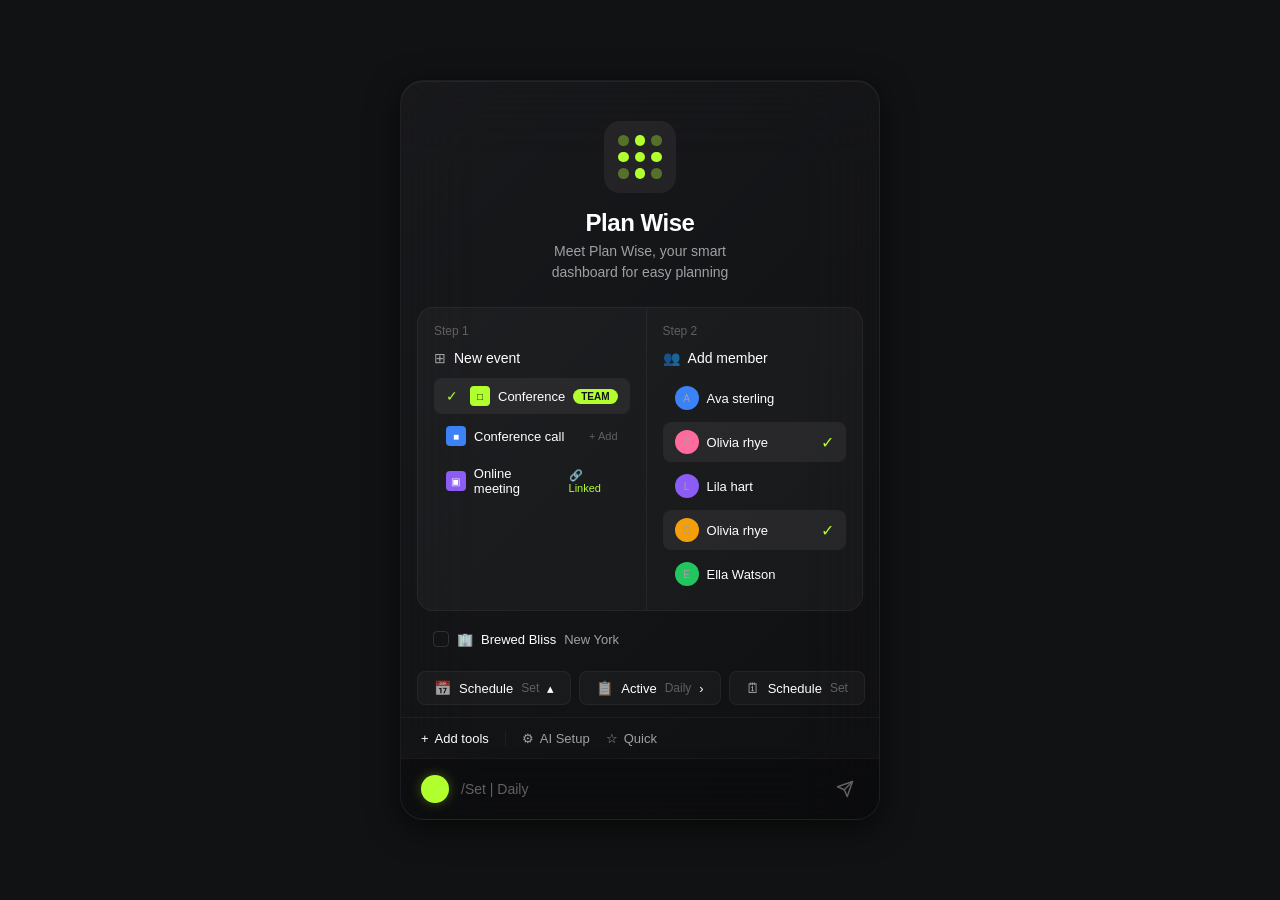
<file: demo/plan_wise_generated.html>
<!DOCTYPE html>
<html lang="en">
<head>
<meta charset="UTF-8">
<meta name="viewport" content="width=device-width, initial-scale=1.0">
<title>Plan Wise</title>
<style>
  /* ─── Reset ─── */
  *, *::before, *::after { margin: 0; padding: 0; box-sizing: border-box; }

  /* ─── Palette: Plan Wise Dark Glassmorphism ─── */
  :root {
    --bg-0: #111213;
    --bg-card: linear-gradient(135deg, rgba(30,30,34,0.6) 0%, rgba(15,15,18,0.6) 100%);
    --bg-surface: rgba(255,255,255,0.03);
    --bg-surface-2: rgba(255,255,255,0.06);
    --border-subtle: rgba(255,255,255,0.05);
    --border-active: rgba(255,255,255,0.12);
    --text-primary: #FFFFFF;
    --text-secondary: #A0A0A5;
    --text-tertiary: #606065;
    --accent: #B2FF2E;
    --accent-glow: rgba(178,255,46,0.3);
    --accent-dim: rgba(178,255,46,0.12);
    --color-blue: #3B82F6;
    --color-purple: #8B5CF6;
    --color-pink: #FF6B9D;
    --color-orange: #F59E0B;
    --color-green: #22C55E;
    --radius-surface: 24px;
    --radius-inner: 16px;
    --radius-button: 8px;
    --radius-pill: 99px;
    --font-sans: Inter, -apple-system, BlinkMacSystemFont, sans-serif;
    --shadow-md: 0 8px 32px rgba(0,0,0,0.6);
    --shadow-glass: inset 0 1px 0 0 rgba(255,255,255,0.05);
    --transition: all 200ms ease;
  }

  body {
    font-family: var(--font-sans);
    background: var(--bg-0);
    color: var(--text-primary);
    min-height: 100vh;
    display: flex;
    align-items: center;
    justify-content: center;
    -webkit-font-smoothing: antialiased;
  }

  /* ─── Main Card ─── */
  .card {
    width: 480px;
    background: var(--bg-card);
    border: 1px solid var(--border-subtle);
    border-radius: var(--radius-surface);
    box-shadow: var(--shadow-md), var(--shadow-glass);
    backdrop-filter: blur(40px);
    -webkit-backdrop-filter: blur(40px);
    overflow: hidden;
  }

  /* ─── Header / Branding ─── */
  .header {
    display: flex;
    flex-direction: column;
    align-items: center;
    padding: 40px 32px 24px;
  }

  .logo {
    width: 72px;
    height: 72px;
    background: var(--bg-surface-2);
    border-radius: var(--radius-inner);
    display: grid;
    grid-template-columns: repeat(3, 1fr);
    grid-template-rows: repeat(3, 1fr);
    gap: 6px;
    padding: 14px;
    margin-bottom: 16px;
  }

  .logo .dot {
    width: 100%;
    height: 100%;
    border-radius: 50%;
    background: var(--accent);
  }

  .logo .dot.dim {
    background: rgba(178,255,46,0.35);
  }

  .logo .dot.empty {
    background: transparent;
  }

  .header h1 {
    font-size: 24px;
    font-weight: 600;
    letter-spacing: -0.02em;
    margin-bottom: 4px;
  }

  .header p {
    font-size: 14px;
    color: var(--text-secondary);
    text-align: center;
    line-height: 1.5;
  }

  /* ─── Wizard Steps ─── */
  .wizard {
    display: grid;
    grid-template-columns: 1fr 1fr;
    gap: 0;
    margin: 0 16px;
    background: var(--bg-surface);
    border: 1px solid var(--border-subtle);
    border-radius: var(--radius-inner);
    overflow: hidden;
  }

  .step {
    padding: 16px;
  }

  .step + .step {
    border-left: 1px solid var(--border-subtle);
  }

  .step-label {
    font-size: 12px;
    color: var(--text-tertiary);
    margin-bottom: 12px;
  }

  .step-title {
    font-size: 14px;
    font-weight: 500;
    display: flex;
    align-items: center;
    gap: 8px;
    margin-bottom: 12px;
  }

  .step-title .icon {
    font-size: 14px;
    opacity: 0.6;
  }

  /* ─── Event List (Step 1) ─── */
  .event-list {
    display: flex;
    flex-direction: column;
    gap: 4px;
  }

  .event-item {
    display: flex;
    align-items: center;
    gap: 8px;
    padding: 8px 12px;
    border-radius: var(--radius-button);
    font-size: 13px;
    color: var(--text-primary);
    transition: var(--transition);
  }

  .event-item.selected {
    background: var(--bg-surface-2);
  }

  .event-item .event-icon {
    width: 20px;
    height: 20px;
    border-radius: 4px;
    display: flex;
    align-items: center;
    justify-content: center;
    font-size: 10px;
  }

  .event-item .event-icon.green {
    background: var(--accent);
    color: var(--bg-0);
  }

  .event-item .event-icon.blue {
    background: var(--color-blue);
    color: var(--text-primary);
  }

  .event-item .event-icon.purple {
    background: var(--color-purple);
    color: var(--text-primary);
  }

  .event-item .check {
    color: var(--accent);
    font-size: 14px;
    margin-right: 4px;
  }

  .badge {
    font-size: 10px;
    font-weight: 600;
    padding: 2px 8px;
    border-radius: var(--radius-pill);
    background: var(--accent);
    color: var(--bg-0);
    margin-left: auto;
  }

  .tag {
    font-size: 11px;
    color: var(--text-tertiary);
    margin-left: auto;
  }

  .tag.linked {
    color: var(--accent);
  }

  /* ─── Member List (Step 2) ─── */
  .member-list {
    display: flex;
    flex-direction: column;
    gap: 4px;
  }

  .member-item {
    display: flex;
    align-items: center;
    gap: 8px;
    padding: 8px 12px;
    border-radius: var(--radius-button);
    font-size: 13px;
    transition: var(--transition);
  }

  .member-item.selected {
    background: var(--bg-surface-2);
  }

  .avatar {
    width: 24px;
    height: 24px;
    border-radius: 50%;
    object-fit: cover;
    background: var(--bg-surface-2);
    display: flex;
    align-items: center;
    justify-content: center;
    font-size: 10px;
    color: var(--text-secondary);
    overflow: hidden;
  }

  .avatar.pink { background: var(--color-pink); }
  .avatar.blue { background: var(--color-blue); }
  .avatar.orange { background: var(--color-orange); }
  .avatar.green { background: var(--color-green); }
  .avatar.purple { background: var(--color-purple); }

  .member-item .check-mark {
    margin-left: auto;
    color: var(--accent);
    font-size: 16px;
  }

  /* ─── Location Row ─── */
  .location-row {
    display: flex;
    align-items: center;
    gap: 8px;
    padding: 12px 16px;
    margin: 8px 16px 0;
    font-size: 13px;
    color: var(--text-secondary);
  }

  .location-row .checkbox {
    width: 16px;
    height: 16px;
    border: 1px solid var(--border-active);
    border-radius: 4px;
  }

  .location-row .loc-name {
    font-weight: 500;
    color: var(--text-primary);
  }

  /* ─── Action Chips ─── */
  .chips {
    display: flex;
    gap: 8px;
    padding: 12px 16px;
  }

  .chip {
    display: flex;
    align-items: center;
    gap: 8px;
    padding: 8px 16px;
    border: 1px solid var(--border-subtle);
    border-radius: var(--radius-button);
    background: var(--bg-surface);
    font-size: 13px;
    color: var(--text-primary);
    white-space: nowrap;
  }

  .chip .chip-label {
    color: var(--text-tertiary);
    font-size: 12px;
  }

  .chip .chip-icon {
    font-size: 14px;
    opacity: 0.6;
  }

  /* ─── Toolbar ─── */
  .toolbar {
    display: flex;
    align-items: center;
    gap: 16px;
    padding: 12px 20px;
    border-top: 1px solid var(--border-subtle);
    font-size: 13px;
    color: var(--text-secondary);
  }

  .toolbar-item {
    display: flex;
    align-items: center;
    gap: 6px;
    cursor: pointer;
    transition: var(--transition);
  }

  .toolbar-item:first-child {
    color: var(--text-primary);
  }

  .toolbar-divider {
    width: 1px;
    height: 16px;
    background: var(--border-subtle);
  }

  /* ─── Command Input ─── */
  .command-bar {
    display: flex;
    align-items: center;
    gap: 12px;
    padding: 16px 20px;
    background: rgba(0,0,0,0.3);
    border-top: 1px solid var(--border-subtle);
  }

  .command-dot {
    width: 28px;
    height: 28px;
    border-radius: 50%;
    background: var(--accent);
    box-shadow: 0 0 12px var(--accent-glow);
    flex-shrink: 0;
  }

  .command-input {
    flex: 1;
    background: none;
    border: none;
    color: var(--text-tertiary);
    font-size: 14px;
    font-family: var(--font-sans);
    outline: none;
  }

  .send-btn {
    width: 28px;
    height: 28px;
    display: flex;
    align-items: center;
    justify-content: center;
    color: var(--text-tertiary);
    cursor: pointer;
    transition: var(--transition);
  }

  .send-btn:hover { color: var(--text-primary); }
</style>
</head>
<body>

<div class="card">
  <!-- Header -->
  <div class="header">
    <div class="logo">
      <div class="dot dim"></div>
      <div class="dot"></div>
      <div class="dot dim"></div>
      <div class="dot"></div>
      <div class="dot"></div>
      <div class="dot"></div>
      <div class="dot dim"></div>
      <div class="dot"></div>
      <div class="dot dim"></div>
    </div>
    <h1>Plan Wise</h1>
    <p>Meet Plan Wise, your smart<br>dashboard for easy planning</p>
  </div>

  <!-- Wizard: Two Steps -->
  <div class="wizard">
    <!-- Step 1: New Event -->
    <div class="step">
      <div class="step-label">Step 1</div>
      <div class="step-title">
        <span class="icon">⊞</span>
        <span>New event</span>
      </div>
      <div class="event-list">
        <div class="event-item selected">
          <span class="check">✓</span>
          <span class="event-icon green">□</span>
          <span>Conference</span>
          <span class="badge">TEAM</span>
        </div>
        <div class="event-item">
          <span class="event-icon blue">■</span>
          <span>Conference call</span>
          <span class="tag">+ Add</span>
        </div>
        <div class="event-item">
          <span class="event-icon purple">▣</span>
          <span>Online meeting</span>
          <span class="tag linked">🔗 Linked</span>
        </div>
      </div>
    </div>

    <!-- Step 2: Add Member -->
    <div class="step">
      <div class="step-label">Step 2</div>
      <div class="step-title">
        <span class="icon">👥</span>
        <span>Add member</span>
      </div>
      <div class="member-list">
        <div class="member-item">
          <div class="avatar blue">A</div>
          <span>Ava sterling</span>
        </div>
        <div class="member-item selected">
          <div class="avatar pink">O</div>
          <span>Olivia rhye</span>
          <span class="check-mark">✓</span>
        </div>
        <div class="member-item">
          <div class="avatar purple">L</div>
          <span>Lila hart</span>
        </div>
        <div class="member-item selected">
          <div class="avatar orange">O</div>
          <span>Olivia rhye</span>
          <span class="check-mark">✓</span>
        </div>
        <div class="member-item">
          <div class="avatar green">E</div>
          <span>Ella Watson</span>
        </div>
      </div>
    </div>
  </div>

  <!-- Location -->
  <div class="location-row">
    <div class="checkbox"></div>
    <span>🏢</span>
    <span class="loc-name">Brewed Bliss</span>
    <span>New York</span>
  </div>

  <!-- Action Chips -->
  <div class="chips">
    <div class="chip">
      <span class="chip-icon">📅</span>
      <span>Schedule</span>
      <span class="chip-label">Set</span>
      <span>▴</span>
    </div>
    <div class="chip">
      <span class="chip-icon">📋</span>
      <span>Active</span>
      <span class="chip-label">Daily</span>
      <span>›</span>
    </div>
    <div class="chip">
      <span class="chip-icon">🗓</span>
      <span>Schedule</span>
      <span class="chip-label">Set</span>
    </div>
  </div>

  <!-- Toolbar -->
  <div class="toolbar">
    <div class="toolbar-item">
      <span>+</span>
      <span>Add tools</span>
    </div>
    <div class="toolbar-divider"></div>
    <div class="toolbar-item">
      <span>⚙</span>
      <span>AI Setup</span>
    </div>
    <div class="toolbar-item">
      <span>☆</span>
      <span>Quick</span>
    </div>
  </div>

  <!-- Command Input -->
  <div class="command-bar">
    <div class="command-dot"></div>
    <input class="command-input" type="text" value="/Set | Daily" readonly>
    <div class="send-btn">
      <svg width="18" height="18" viewBox="0 0 24 24" fill="none" stroke="currentColor" stroke-width="2" stroke-linecap="round" stroke-linejoin="round">
        <line x1="22" y1="2" x2="11" y2="13"></line>
        <polygon points="22 2 15 22 11 13 2 9 22 2"></polygon>
      </svg>
    </div>
  </div>
</div>

</body>
</html>
</file>
